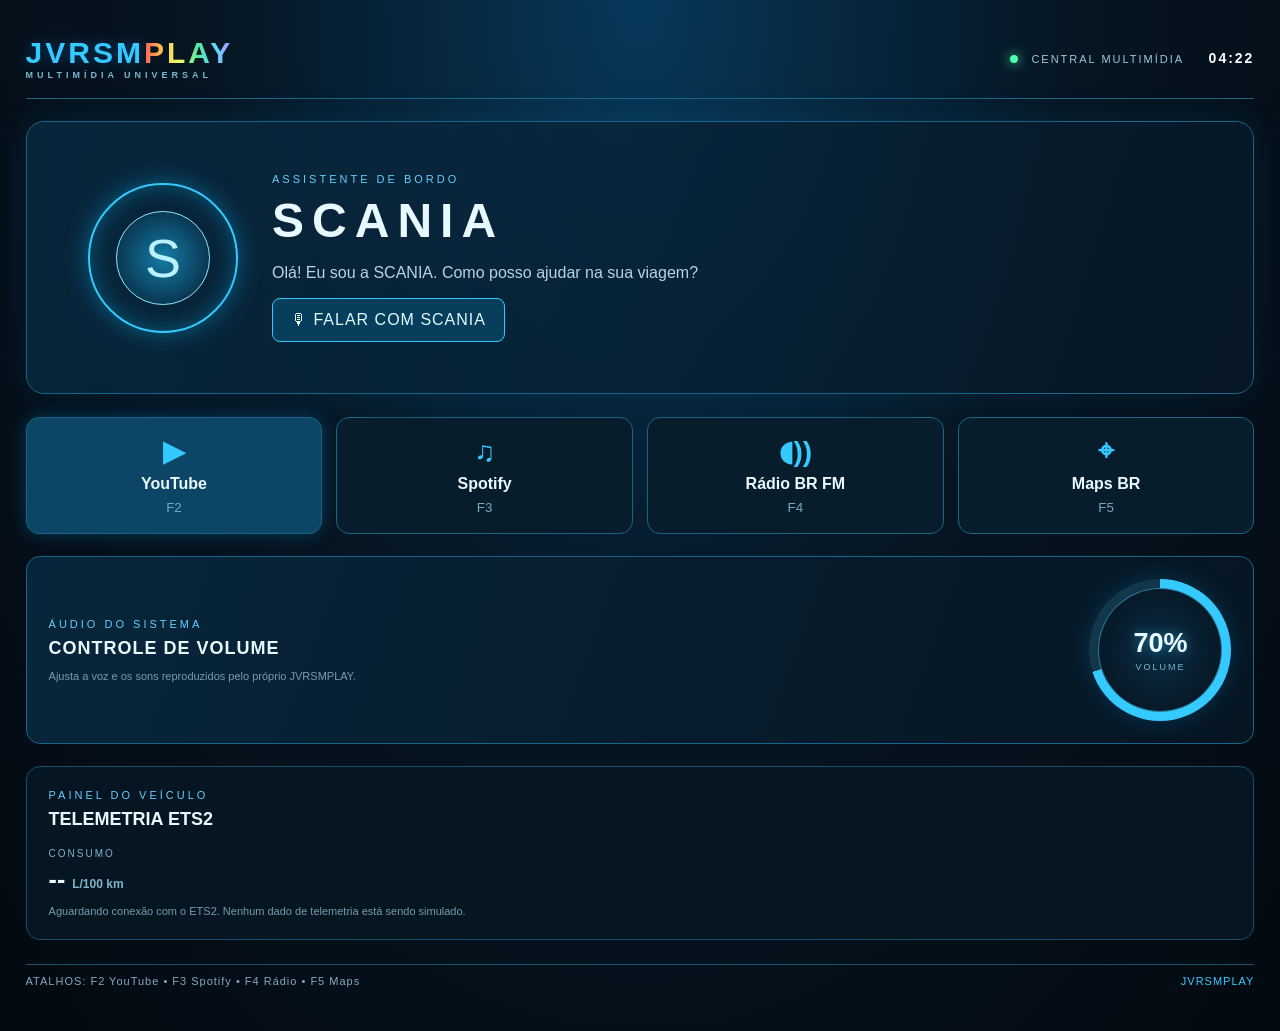
<file: app/index.html>
<!doctype html>
<html lang="pt-BR">
<head>
<meta charset="utf-8">
<meta name="viewport" content="width=device-width, initial-scale=1">
<title>JVRSMPLAY</title>
<link rel="stylesheet" href="style.css">
</head>
<body>
<div class="shell">
  <header><div class="brand">JVRSM<span>PLAY</span><small>MULTIMÍDIA UNIVERSAL</small></div>
    <div class="status"><i></i> CENTRAL MULTIMÍDIA <b id="clock">--:--</b></div></header>
  <main>
    <section class="hero">
      <div class="orb"><div class="orb-core">S</div></div>
      <div><p class="eyebrow">ASSISTENTE DE BORDO</p><h1>SCANIA</h1>
      <p id="assistantText">Olá! Eu sou a SCANIA. Como posso ajudar na sua viagem?</p>
      <button id="voiceBtn" class="voice">🎙 FALAR COM SCANIA</button></div>
    </section>
    <section class="apps" aria-label="Aplicativos">
      <button class="app selected" data-app="youtube"><strong>▶</strong><span>YouTube</span><small>F2</small></button>
      <button class="app" data-app="spotify"><strong>♫</strong><span>Spotify</span><small>F3</small></button>
      <button class="app" data-app="radio"><strong>◖))</strong><span>Rádio BR FM</span><small>F4</small></button>
      <button class="app" data-app="maps"><strong>⌖</strong><span>Maps BR</span><small>F5</small></button>
    </section>
    <section class="audio-panel" aria-label="Controle de volume">
      <div><p class="eyebrow">ÁUDIO DO SISTEMA</p><h2>CONTROLE DE VOLUME</h2>
        <p class="note">Ajusta a voz e os sons reproduzidos pelo próprio JVRSMPLAY.</p></div>
      <div class="volume-dial" id="volumeDial" style="--volume:70%">
        <div class="volume-center"><strong id="volumeValue">70%</strong><span>VOLUME</span></div>
        <input id="volumeControl" type="range" min="0" max="100" value="70" aria-label="Volume da voz e dos sons do JVRSMPLAY">
      </div>
    </section>
    <section class="vehicle">
      <div><p class="eyebrow">PAINEL DO VEÍCULO</p><h2>TELEMETRIA ETS2</h2></div>
      <div class="metrics"><div><small>CONSUMO</small><b id="consumptionValue">-- <em>L/100 km</em></b></div></div>
      <p class="note" id="telemetryStatus">Aguardando conexão com o ETS2. Nenhum dado de telemetria está sendo simulado.</p>
    </section>
  </main>
  <footer>ATALHOS: F2 YouTube • F3 Spotify • F4 Rádio • F5 Maps <span>JVRSMPLAY</span></footer>
</div>
<script src="app.js"></script>
</body></html>
</file>
<file: app/style.css>
:root{color-scheme:dark;--cyan:#35caff;--blue:#087fbd}
*{box-sizing:border-box}
html,body{width:100%;min-height:100%;margin:0}
body{background:radial-gradient(ellipse at 50% 0,#07385a 0,#061522 48%,#030910 100%);color:#e8f8ff;font-family:Segoe UI,Arial,sans-serif;min-height:100vh;overflow-x:hidden}
.shell{width:100%;max-width:none;min-height:100vh;margin:0;padding:clamp(14px,2vw,30px)}
header,footer{display:flex;justify-content:space-between;align-items:center;border-bottom:1px solid #1a6684;padding:10px 0 18px}
.brand{font-size:30px;font-weight:900;letter-spacing:3px;color:#35caff;text-shadow:0 0 14px #008bff66}.brand span{background:linear-gradient(90deg,#ff5b5b,#ffbf4b,#eaff62,#55e8a5,#5bdcff,#b48aff);-webkit-background-clip:text;background-clip:text;color:transparent;text-shadow:none}.brand small{display:block;font-size:9px;letter-spacing:4px;color:#78b9d1;text-shadow:none}
.status{font-size:11px;letter-spacing:2px;color:#9cc8d8}.status i{display:inline-block;width:8px;height:8px;background:#4dffb0;border-radius:50%;margin-right:8px;box-shadow:0 0 12px #4dffb0}
.status b{margin-left:20px;color:white;font-size:14px}
.hero{display:flex;align-items:center;gap:34px;padding:clamp(24px,4vw,52px) 5%;border:1px solid #17658b;border-radius:18px;margin:clamp(16px,2.5vh,28px) 0;background:linear-gradient(110deg,#092b43cc,#071827cc);box-shadow:0 0 35px #008ac322}
.orb{width:clamp(110px,13vw,150px);height:clamp(110px,13vw,150px);border:2px solid var(--cyan);border-radius:50%;display:grid;place-items:center;box-shadow:0 0 25px #00bfff66,inset 0 0 22px #00bfff55;flex:none}
.orb-core{width:64%;height:64%;border-radius:50%;display:grid;place-items:center;font-size:clamp(38px,5vw,54px);color:#b9f1ff;background:radial-gradient(circle,#137ca5,#061b30);border:1px solid #8ce8ff}
.eyebrow{color:#62cfff;font-size:11px;letter-spacing:3px;margin:0 0 8px}.hero h1{font-size:clamp(32px,4vw,48px);letter-spacing:8px;margin:0}.hero p:not(.eyebrow){color:#b6d5e2}
button{font:inherit;cursor:pointer}.voice{border:1px solid var(--cyan);background:#073e5b;color:#dffaff;padding:12px 18px;border-radius:8px;letter-spacing:1px}.voice:hover,.app:hover,.app.selected{background:#0c4565;box-shadow:0 0 18px #00aaff44}
.apps{display:grid;grid-template-columns:repeat(4,minmax(0,1fr));gap:14px}
.app{min-height:clamp(90px,13vh,120px);border:1px solid #1a6485;border-radius:13px;background:#081d2c;color:#e8f8ff;display:flex;flex-direction:column;align-items:center;justify-content:center;gap:7px}
.app strong{font-size:28px;color:var(--cyan)}.app span{font-weight:700}.app small{color:#75a9be}
.audio-panel{margin-top:22px;padding:22px;border:1px solid #17658b;border-radius:14px;background:linear-gradient(110deg,#08263b,#061522);display:flex;align-items:center;justify-content:space-between;gap:24px}
.audio-panel h2{margin:0 0 8px;font-size:18px;letter-spacing:1px}
.volume-dial{--volume:70%;width:142px;height:142px;border-radius:50%;padding:9px;flex:none;position:relative;background:conic-gradient(var(--cyan) var(--volume),#12364a var(--volume));box-shadow:0 0 24px #00aaff35}
.volume-dial:before{content:"";position:absolute;inset:9px;border-radius:50%;background:radial-gradient(circle,#0b2c42,#04111d);border:1px solid #4acfff88}
.volume-center{position:absolute;inset:0;display:flex;flex-direction:column;align-items:center;justify-content:center;pointer-events:none;z-index:1}
.volume-center strong{font-size:27px;color:#e8faff;text-shadow:0 0 12px #35caff88}
.volume-center span{font-size:9px;letter-spacing:2px;color:#78b9d1;margin-top:3px}
.volume-dial input{position:absolute;inset:0;width:100%;height:100%;margin:0;opacity:0;cursor:pointer;z-index:2}
.volume-dial:focus-within{outline:2px solid #a5edff;outline-offset:5px}
.vehicle{margin-top:22px;padding:22px;border:1px solid #174e6b;border-radius:14px;background:#061522}
.vehicle h2{margin:0 0 18px;font-size:18px}.metrics{display:flex;gap:45px;flex-wrap:wrap}
.metrics div{display:flex;flex-direction:column;gap:6px}.metrics small{color:#7eb3c8;letter-spacing:2px;font-size:10px}.metrics b{font-size:25px}.metrics em{font-size:12px;color:#80b5c9;font-style:normal}
.note{font-size:11px;color:#789baa;margin-bottom:0}
footer{border:0;border-top:1px solid #1a526d;margin-top:24px;color:#82aabd;font-size:11px;letter-spacing:1px}footer span{color:var(--cyan)}
@media(max-width:650px){.hero{flex-direction:column;text-align:center}.apps{grid-template-columns:repeat(2,minmax(0,1fr))}header{gap:12px}.status{font-size:9px}.audio-panel{flex-direction:column;text-align:center}}
@media(max-height:650px) and (min-width:651px){.hero{padding:18px 4%;margin:14px 0}.orb{width:90px;height:90px}.vehicle{margin-top:14px;padding:14px}.app{min-height:76px}footer{margin-top:14px}}
</file>
